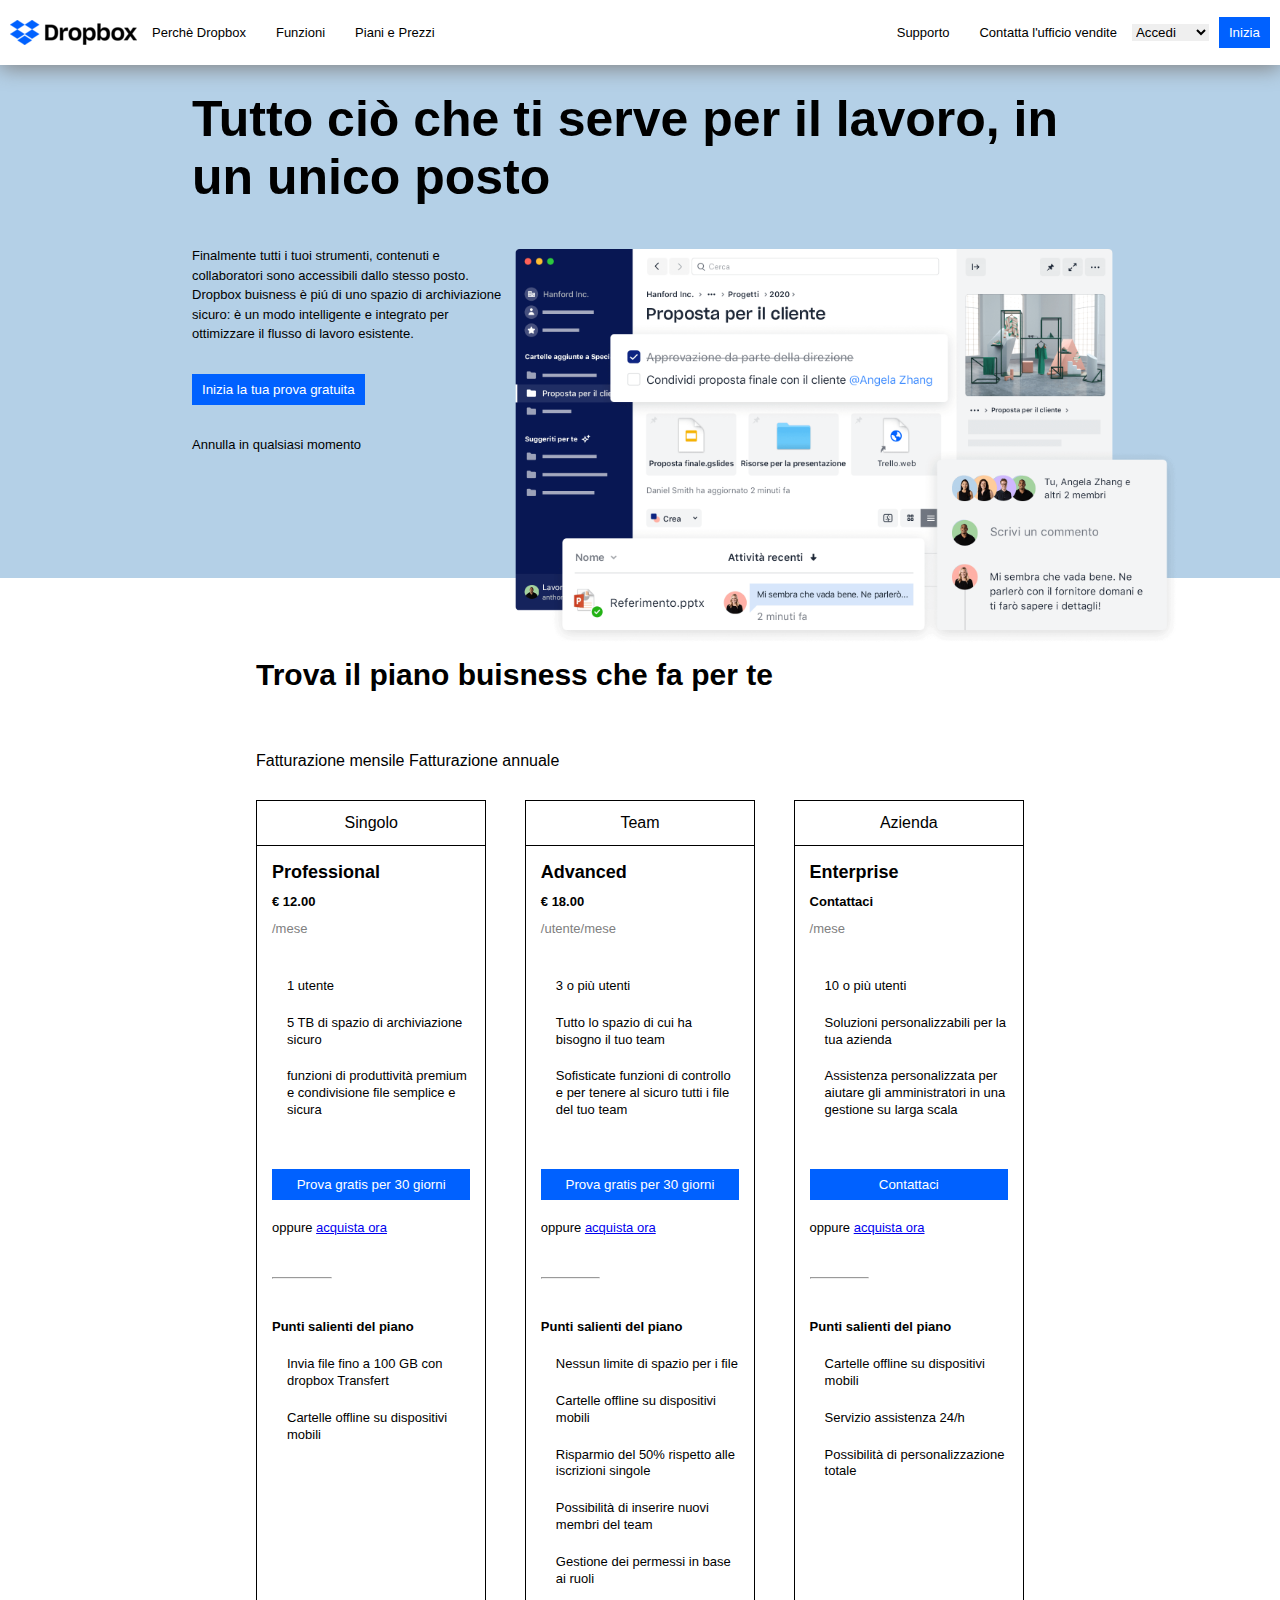
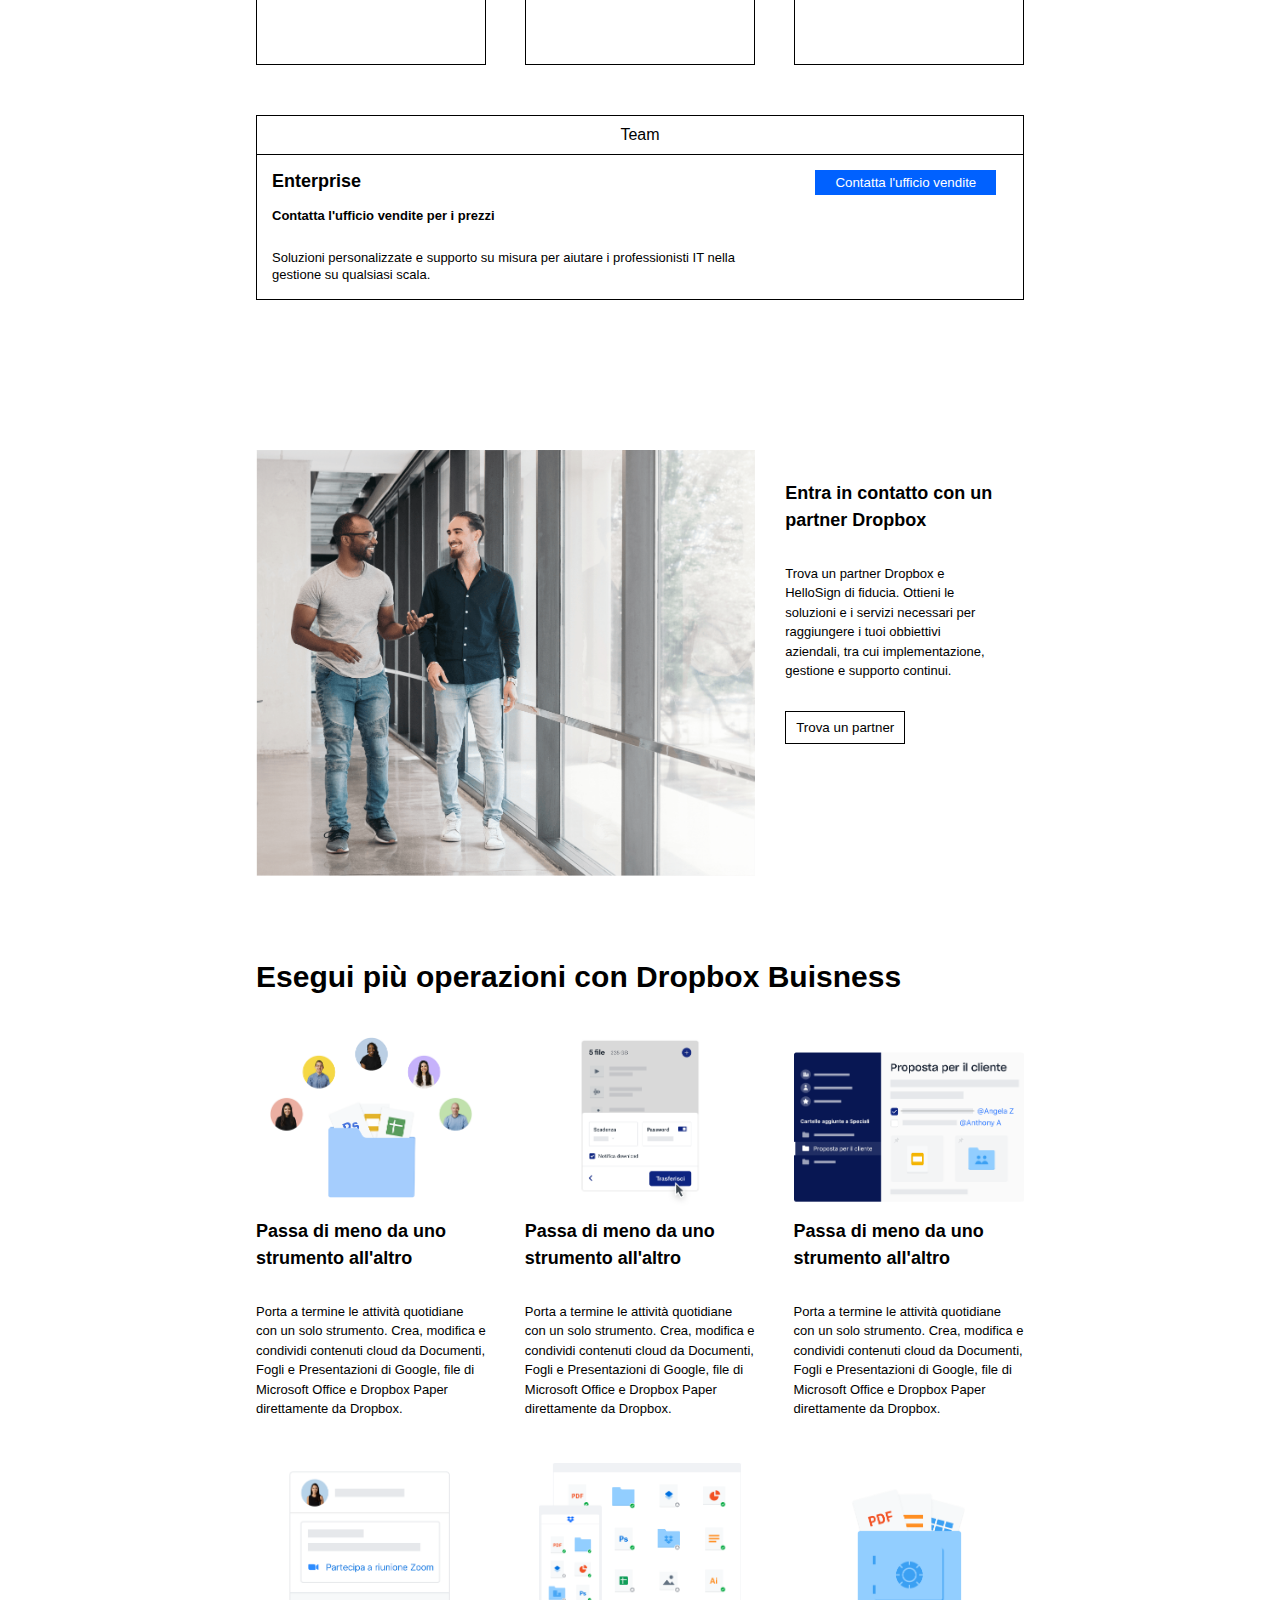
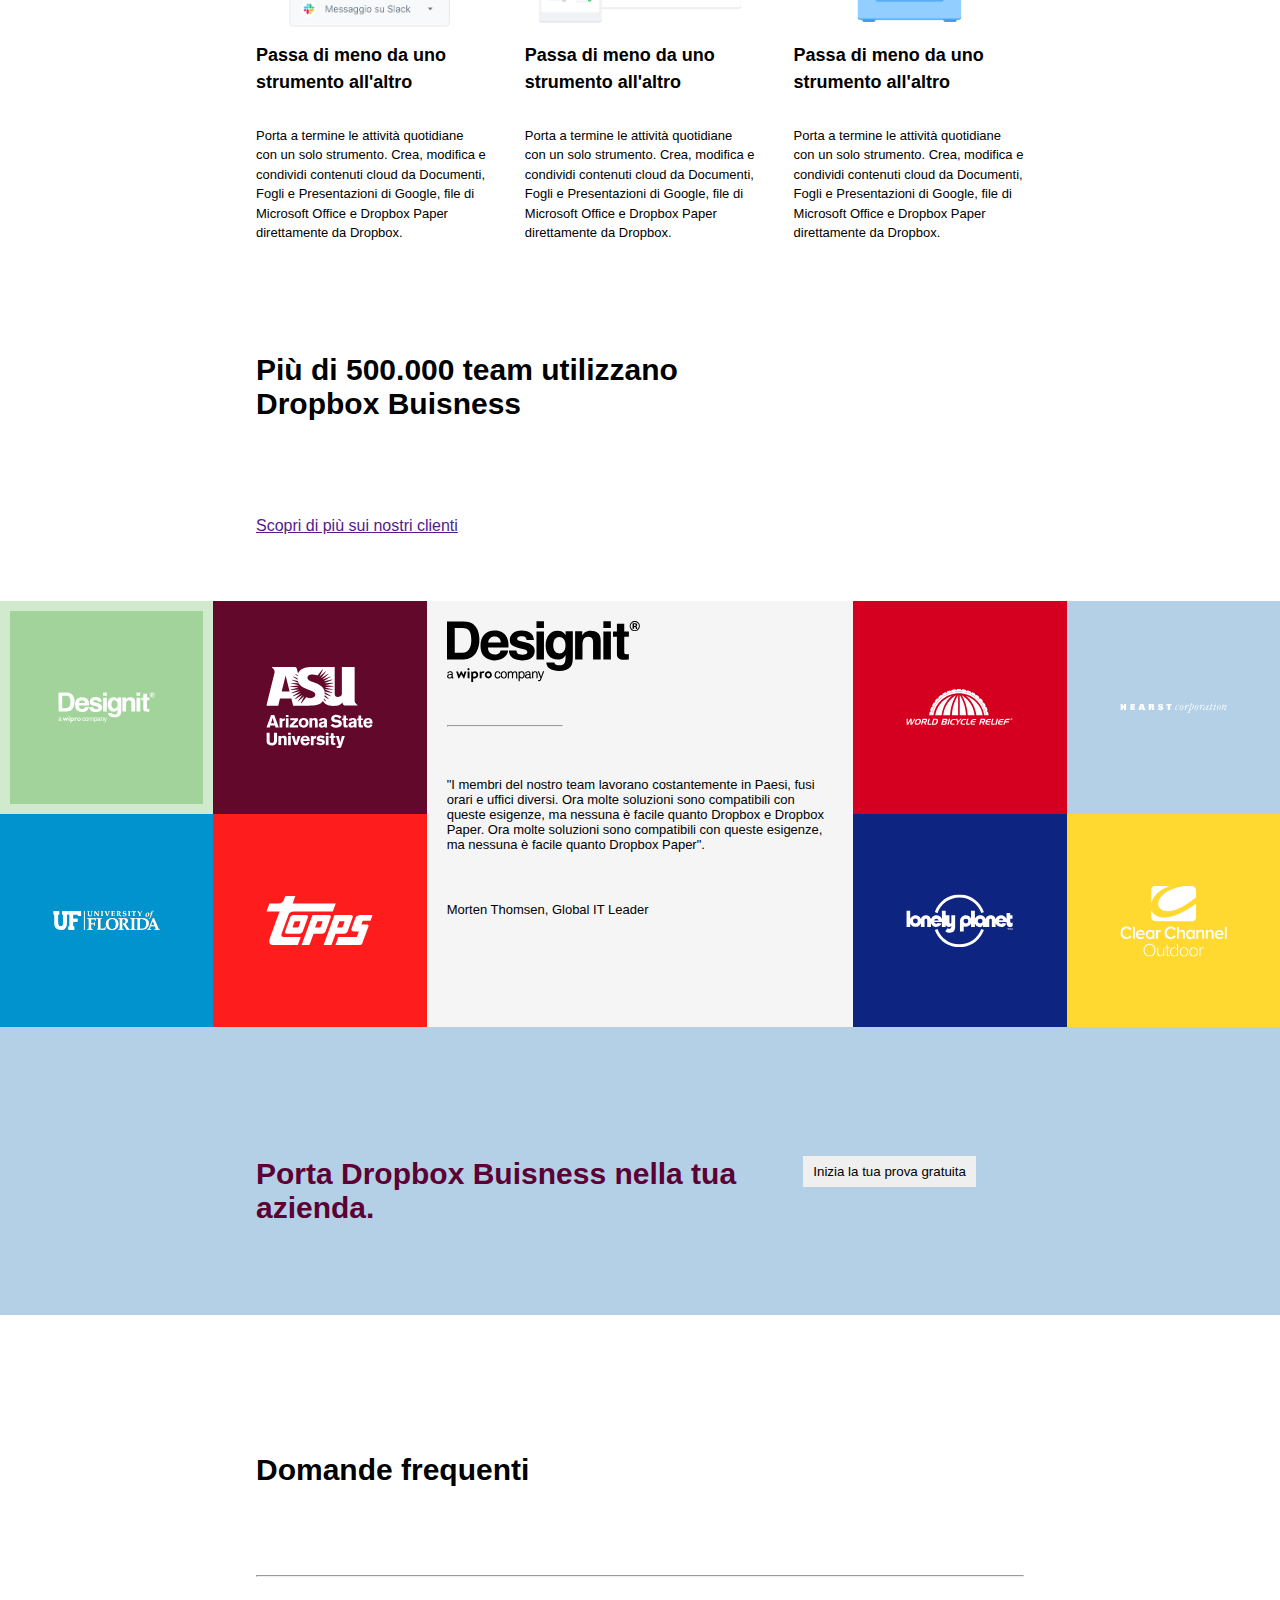
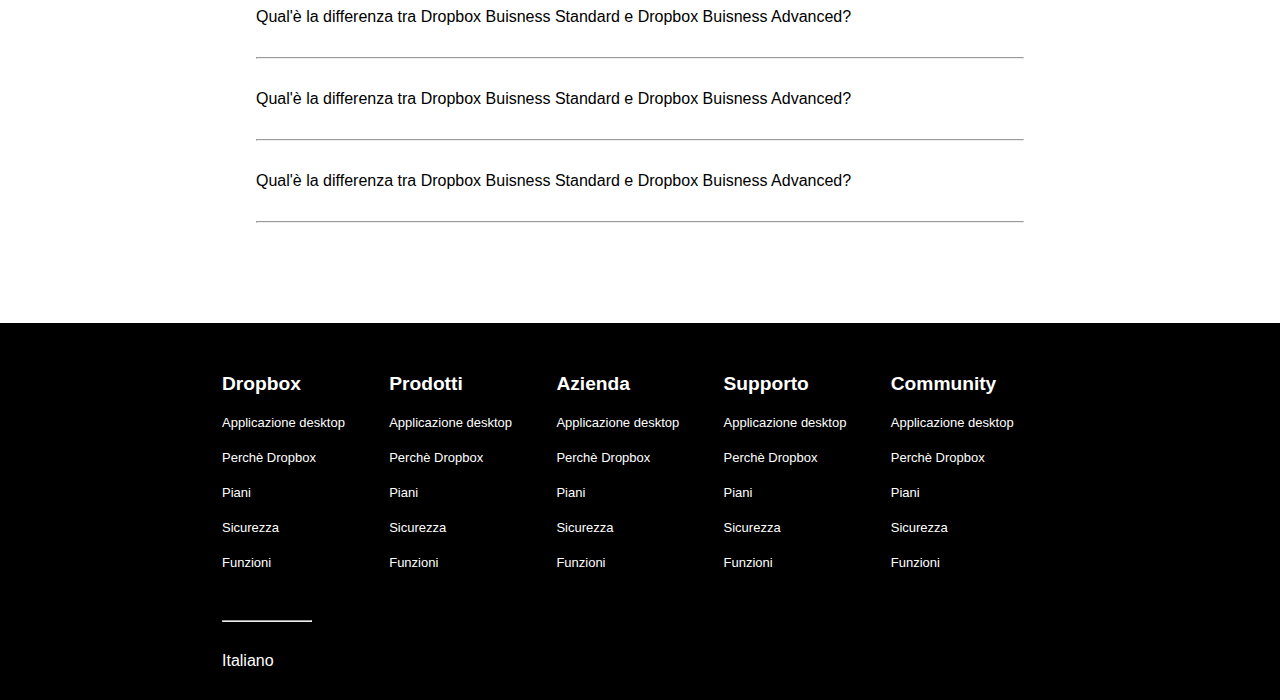
<file: index.html>
<!DOCTYPE html>
<html lang="it">
    <head>
        <meta charset="UTF-8">
        <meta http-equiv="X-UA-Compatible" content="IE=edge">
        <meta name="viewport" content="width=device-width, initial-scale=1.0">
        <title>Document</title>
        <link rel="stylesheet" href="https://cdnjs.cloudflare.com/ajax/libs/font-awesome/6.2.0/css/all.min.css" integrity="sha512-xh6O/CkQoPOWDdYTDqeRdPCVd1SpvCA9XXcUnZS2FmJNp1coAFzvtCN9BmamE+4aHK8yyUHUSCcJHgXloTyT2A==" crossorigin="anonymous" referrerpolicy="no-referrer" />
        <link rel="stylesheet" href="./css/style.css">
    </head>
    <body>
        <header>
            <div class="row">
                <div class="col-50">
                    <img src="./img/logo-small.png" alt="logo">
                    <span>Perch&egrave; Dropbox</span>
                    <span>Funzioni</span>
                    <span>Piani e Prezzi</span>
                </div>
                <div class="col-50">
                    <span>Supporto</span>
                    <span>Contatta l'ufficio vendite</span>
                    <select name="accesso" id="accesso">
                        <option value="Accedi">Accedi</option>
                        <option value="Registrati">Registrati</option>
                    </select>
                    <button class="blue-button">Inizia</button>
                </div>
            </div>
        </header>
        <div class="jumbotron">
            <div class="container-70">
                <div class="row">
                    <h1>Tutto ci&ograve; che ti serve per il lavoro, in un unico posto</h1>
                </div>
                <div class="row">
                    <div class="col-35">
                        <p>Finalmente tutti i tuoi strumenti, contenuti e collaboratori sono accessibili dallo stesso posto. Dropbox buisness &egrave; pi&uacute; di uno spazio di archiviazione sicuro: &egrave; un modo intelligente e integrato per ottimizzare il flusso di lavoro esistente.</p>
                        <button class="blue-button">Inizia la tua prova gratuita</button>
                        <div class="deny">Annulla in qualsiasi momento </div>
                        <a href="#scroll_down"><span><i class="fa-solid fa-arrow-down"></i></span></a>
                    </div>
                    <div class="col-65">
                        <img src="./img/jumbo.png" alt="jumbotron">
                    </div>
                </div>
            </div>
        </div>
        <main>
            <div class="container-60">
                <div class="row">
                    <h2>Trova il piano buisness che fa per te</h2>
                </div>
                <div class="radiobutton-row">
                    <input type="radio" name="Fatturazione" id="Fatturazione1"> Fatturazione mensile
                    <input type="radio" name="Fatturazione" id="Fatturazione2"> Fatturazione annuale
                </div>
                <div class="row">
                    <div class="col-30">
                        <div class="col-title"><i class="fa-solid fa-user"></i> Singolo</div>
                        <div class="col-content">
                            <h3>Professional</h3>
                            <div class="prezzo">&euro; 12.00</div>
                            <div class="periodo">/mese</div>
                            <ul>
                                <li><i class="fa-solid fa-user"></i><div>1 utente</div></li>
                                <li><i class="fa-solid fa-folder"></i><div>5 TB di spazio di archiviazione sicuro</div></li>
                                <li><i class="fa-solid fa-share-nodes"></i><div>funzioni di produttivit&agrave; premium e condivisione file semplice e sicura</div></li>
                            </ul>
                            <button class="blue-button center-button">Prova gratis per 30 giorni</button>
                            <div>oppure <a href="./html/page.html">acquista ora</a></div>
                            <div class="short-hr">
                                <hr>
                            </div>
                            <ul>
                                <li class="main-list-item">Punti salienti del piano</li>
                                <li><i class="fa-solid fa-check blue-check"></i><div>Invia file fino a 100 GB con dropbox Transfert</div></li>
                                <li><i class="fa-solid fa-check blue-check"></i><div>Cartelle offline su dispositivi mobili</div></li>
                            </ul>
                        </div>
                    </div>
                    <div class="col-30">
                        <div class="col-title"><i class="fa-solid fa-users"></i>  Team</div>
                        <div class="col-content">
                            <h3>Advanced</h3>
                            <div class="prezzo">&euro; 18.00</div>
                            <div class="periodo">/utente/mese</div>
                            <ul>
                                <li><i class="fa-solid fa-users"></i><div>3 o pi&ugrave; utenti</div></li>
                                <li><i class="fa-solid fa-folder"></i><div>Tutto lo spazio di cui ha bisogno il tuo team</div></li>
                                <li><i class="fa-solid fa-share-nodes"></i><div>Sofisticate funzioni di controllo e per tenere al sicuro tutti i file del tuo team</div></li>
                            </ul>
                            <button class="blue-button center-button">Prova gratis per 30 giorni</button>
                            <div>oppure <a href="./html/page.html">acquista ora</a></div>
                            <div class="short-hr">
                                <hr>
                            </div>
                            <ul>
                                <li class="main-list-item">Punti salienti del piano</li>
                                <li><i class="fa-solid fa-check blue-check"></i><div>Nessun limite di spazio per i file</div></li>
                                <li><i class="fa-solid fa-check blue-check"></i><div>Cartelle offline su dispositivi mobili</div></li>
                                <li><i class="fa-solid fa-check blue-check"></i><div>Risparmio del 50% rispetto alle iscrizioni singole</div></li>
                                <li><i class="fa-solid fa-check blue-check"></i><div>Possibilit&agrave; di inserire nuovi membri del team</div></li>
                                <li><i class="fa-solid fa-check blue-check"></i><div>Gestione dei permessi in base ai ruoli</div></li>
                            </ul>
                        </div>
                    </div>
                    <div class="col-30">
                        <div class="col-title"><i class="fa-solid fa-school"></i> Azienda</div>
                        <div class="col-content">
                            <h3>Enterprise</h3>
                            <div class="prezzo">Contattaci</div>
                            <div class="periodo">/mese</div>
                            <ul>
                                <li><i class="fa-solid fa-user"></i><div>10 o pi&ugrave; utenti</div> </li>
                                <li><i class="fa-solid fa-folder"></i><div>Soluzioni personalizzabili per la tua azienda</div> </li>
                                <li><i class="fa-solid fa-share-nodes"></i><div>Assistenza personalizzata per aiutare gli amministratori in una gestione su larga scala</div></li>
                            </ul>
                            <button class="blue-button center-button">Contattaci</button>
                            <div>oppure <a href="./html/page.html">acquista ora</a></div>
                            <div class="short-hr">
                                <hr>
                            </div>
                            <ul>
                                <li class="main-list-item">Punti salienti del piano</li>
                                <li><i class="fa-solid fa-check blue-check"></i><div>Cartelle offline su dispositivi mobili</div></li>
                                <li><i class="fa-solid fa-check blue-check"></i><div>Servizio assistenza 24/h</div></li>
                                <li><i class="fa-solid fa-check blue-check"></i><div>Possibilit&agrave; di personalizzazione totale</div></li>
                            </ul>
                        </div>
                    </div>
                </div>
                <div class="row">
                    <div class="col-100">
                        <div class="col-title"><i class="fa-solid fa-school"></i> Team</div>
                        <div class="col-content">
                            <div class="col-65">
                                <h3>Enterprise</h3>
                                <div>Contatta l'ufficio vendite per i prezzi</div>
                                <p>Soluzioni personalizzate e supporto su misura per aiutare i professionisti IT nella gestione su qualsiasi scala.</p>
                            </div>
                            <div class="col-35">
                                <button class="blue-button">Contatta l'ufficio vendite</button>
                            </div>
                        </div>
                    </div>
                </div>
                <div class="row main-img">
                    <div class="col-65">
                        <img src="./img/partner.png" alt="partner">
                    </div>
                    <div class="col-35">
                        <h3>Entra in contatto con un partner Dropbox</h3>
                        <p>Trova un partner Dropbox e HelloSign di fiducia. Ottieni le soluzioni e i servizi necessari per raggiungere i tuoi obbiettivi aziendali, tra cui implementazione, gestione e supporto continui.</p>
                        <button class="grey-button blue-hover">Trova un partner</button>
                    </div>
                </div>
                <div class="row">
                    <h2 id="scroll_down">Esegui pi&ugrave; operazioni con Dropbox Buisness</h2>
                </div>
                <div class="row card-row">
                    <div class="col-30">
                        <img src="./img/business-feature-switching-tools.png" alt="img1">
                        <h3>
                            Passa di meno da uno strumento all'altro
                        </h3>
                        <p>
                            Porta a termine le attivit&agrave; quotidiane con un solo strumento. Crea, modifica e condividi contenuti cloud da Documenti, Fogli e Presentazioni di Google, file di Microsoft Office e Dropbox Paper direttamente da Dropbox.
                        </p>
                    </div>
                    <div class="col-30">
                        <img src="./img/business-feature-send-files-it.png" alt="img2">
                        <h3>
                            Passa di meno da uno strumento all'altro    
                        </h3>
                        <p>
                            Porta a termine le attivit&agrave; quotidiane con un solo strumento. Crea, modifica e condividi contenuti cloud da Documenti, Fogli e Presentazioni di Google, file di Microsoft Office e Dropbox Paper direttamente da Dropbox.
                        </p>
                    </div>
                    <div class="col-30">
                        <img src="./img/business-feature-coordinate-it.png" alt="img3">
                        <h3>
                            Passa di meno da uno strumento all'altro
                        </h3>
                        <p>
                            Porta a termine le attivit&agrave; quotidiane con un solo strumento. Crea, modifica e condividi contenuti cloud da Documenti, Fogli e Presentazioni di Google, file di Microsoft Office e Dropbox Paper direttamente da Dropbox.  
                        </p>
                    </div>
                </div>
                <div class="row card-row">
                    <div class="col-30">
                        <img src="./img/business-feature-integrations-it.png" alt="img4">
                        <h3>
                            Passa di meno da uno strumento all'altro
                        </h3>
                        <p>
                            Porta a termine le attivit&agrave; quotidiane con un solo strumento. Crea, modifica e condividi contenuti cloud da Documenti, Fogli e Presentazioni di Google, file di Microsoft Office e Dropbox Paper direttamente da Dropbox.  
                        </p>
                    </div>
                    <div class="col-30">
                        <img src="./img/business-feature-multi-device.png" alt="img5">
                        <h3>
                            Passa di meno da uno strumento all'altro
                        </h3>
                        <p>
                            Porta a termine le attivit&agrave; quotidiane con un solo strumento. Crea, modifica e condividi contenuti cloud da Documenti, Fogli e Presentazioni di Google, file di Microsoft Office e Dropbox Paper direttamente da Dropbox. 
                        </p>
                    </div>
                    <div class="col-30">
                        <img src="./img/business-feature-security.png" alt="img6">
                        <h3>
                            Passa di meno da uno strumento all'altro
                        </h3>
                        <p>
                            Porta a termine le attivit&agrave; quotidiane con un solo strumento. Crea, modifica e condividi contenuti cloud da Documenti, Fogli e Presentazioni di Google, file di Microsoft Office e Dropbox Paper direttamente da Dropbox. 
                        </p>
                    </div>
                </div>
                <div class="row">
                    <div class="col-65">
                        <h2>Pi&ugrave; di 500.000 team utilizzano Dropbox Buisness</h2>
                    </div>
                </div>
                <a href="" class="last-link">Scopri di pi&ugrave; sui nostri clienti</a>
            </div>
            <div class="row logo-row">
                <div class="col-33">
                    <div class="row inside-logo-row">
                        <div class="col-50 green">
                            <img src="./img/designit.svg" alt="" class="img-square">
                        </div>
                        <div class="col-50 bordeaux">
                            <img src="./img/arizona_state_university.svg" alt="sponsor1" class="img-square">
                        </div>
                    </div>
                    <div class="row inside-logo-row">
                        <div class="col-50 skyblue">
                            <img src="./img/university_of_florida.svg" alt="sponsor2" class="img-square">
                        </div>
                        <div class="col-50 red">
                            <img src="./img/topps.svg" alt="sponsor3" class="img-square">
                        </div>
                    </div>
                </div>
                <div class="col-33">
                    <div class="main-logo">
                        <img src="./img/designit.svg" alt="sponsor4">
                        <div class="short-hr">
                            <hr>
                        </div>
                        <p>"I membri del nostro team lavorano costantemente in Paesi, fusi orari e uffici diversi. Ora molte soluzioni sono compatibili con queste esigenze, ma nessuna &egrave; facile quanto Dropbox e Dropbox Paper. Ora molte soluzioni sono compatibili con queste esigenze, ma nessuna &egrave; facile quanto Dropbox Paper".</p>
                        <span>Morten Thomsen, Global IT Leader</span>
                    </div>
                </div>
                <div class="col-33">
                    <div class="row inside-logo-row">
                        <div class="col-50 heavyred">
                            <img src="./img/world_bicycle_relief.svg" alt="sponsor5" class="img-square">
                        </div>
                        <div class="col-50 lightskyblue">
                            <img src="./img/hearst_corp.svg" alt="sponsor6" class="img-square">
                        </div>
                    </div>
                    <div class="row inside-logo-row">
                        <div class="col-50 blue">
                            <img src="./img/lonely_planet.svg" alt="sponsor7" class="img-square">
                        </div>
                        <div class="col-50 yellow">
                            <img src="./img/clear_channel.svg" alt="sponsor8" class="img-square">
                        </div>
                    </div>
                </div>
            </div>
            <div class="row-container">
                <div class="row try-row">
                    <div class="container-60">
                        <div class="col-65">
                            <h2>Porta Dropbox Buisness nella tua azienda.</h2>
                        </div>
                        <div class="col-35">
                            <button class="blue-hover">Inizia la tua prova gratuita</button>
                        </div>
                    </div>
                 </div> 
            </div>
           
            <div class="container-60 FAQ">
                <div class="row">
                    <h2>Domande frequenti</h2>
                </div>
                <hr>
                <div class="row">
                    <div class="col-90">
                        <div class="accordion">
                            <input type="checkbox" id="tab1" />
                            <label class="accordion-label" for="tab1">Qual'&egrave; la differenza tra Dropbox Buisness Standard e Dropbox Buisness Advanced? <i class="fa-solid fa-chevron-right rotate"></i></label>
                            <div class="accordion-content">
                              Lorem ipsum dolor sit amet consectetur, adipisicing elit. Ipsum, reiciendis!
                            </div>
                            <div class="accordion-content">
                                Lorem ipsum dolor sit amet consectetur, adipisicing elit. Ipsum, reiciendis!
                              </div>
                         </div>
                    </div>
                </div>
                <hr>
                <div class="row">
                    <div class="col-90">
                        <div class="accordion">
                            <input type="checkbox" id="tab2" />
                            <label class="accordion-label" for="tab2">Qual'&egrave; la differenza tra Dropbox Buisness Standard e Dropbox Buisness Advanced? <i class="fa-solid fa-chevron-right rotate"></i></label>
                            <div class="accordion-content">
                              Lorem ipsum dolor sit amet consectetur, adipisicing elit. Ipsum, reiciendis!
                            </div>
                            <div class="accordion-content">
                                Lorem ipsum dolor sit amet consectetur, adipisicing elit. Ipsum, reiciendis!
                              </div>
                         </div>
                    </div>
                </div>
                <hr>
                <div class="row">
                    <div class="col-90">
                        <div class="accordion">
                            <input type="checkbox" id="tab3" />
                            <label class="accordion-label" for="tab3">Qual'&egrave; la differenza tra Dropbox Buisness Standard e Dropbox Buisness Advanced? <i class="fa-solid fa-chevron-right rotate"></i></label>
                            <div class="accordion-content">
                              Lorem ipsum dolor sit amet consectetur, adipisicing elit. Ipsum, reiciendis!
                            </div>
                            <div class="accordion-content">
                                Lorem ipsum dolor sit amet consectetur, adipisicing elit. Ipsum, reiciendis!
                              </div>
                         </div>
                    </div>
                </div>
                <hr>
            </div>
        </main>
        <footer>
            <div class="container-70">
                <div class="footer-row">
                    <div class="col-20">
                        <ul>
                            <li class="main-list-item">Dropbox</li>
                            <li>Applicazione desktop</li>
                            <li>Perch&egrave; Dropbox</li>
                            <li>Piani</li>
                            <li>Sicurezza</li>
                            <li>Funzioni</li>
                        </ul>
                    </div>
                    <div class="col-20">
                        <ul>
                            <li class="main-list-item">Prodotti</li>
                            <li>Applicazione desktop</li>
                            <li>Perch&egrave; Dropbox</li>
                            <li>Piani</li>
                            <li>Sicurezza</li>
                            <li>Funzioni</li>
                        </ul>
                    </div>
                    <div class="col-20">
                        <ul>
                            <li class="main-list-item">Azienda</li>
                            <li>Applicazione desktop</li>
                            <li>Perch&egrave; Dropbox</li>
                            <li>Piani</li>
                            <li>Sicurezza</li>
                            <li>Funzioni</li>
                        </ul>
                    </div>
                    <div class="col-20">
                        <ul>
                            <li class="main-list-item">Supporto</li>
                            <li>Applicazione desktop</li>
                            <li>Perch&egrave; Dropbox</li>
                            <li>Piani</li>
                            <li>Sicurezza</li>
                            <li>Funzioni</li>
                        </ul>
                    </div>
                    <div class="col-20">
                        <ul>
                            <li class="main-list-item">Community</li>
                            <li>Applicazione desktop</li>
                            <li>Perch&egrave; Dropbox</li>
                            <li>Piani</li>
                            <li>Sicurezza</li>
                            <li>Funzioni</li>
                        </ul>
                    </div>
                </div>
                <div class="col-10">
                    <hr>
                    <div class="lingua">
                        <i class="fa-solid fa-earth-americas"></i>
                        <span>Italiano</span>
                        <i class="fa-solid fa-caret-up"></i>
                    </div>
                    
                </div>
            </div>
        </footer>
    </body>
</html>
</file>
<file: css/style.css>
* {
    padding: 0;
    margin: 0;
    box-sizing: border-box;
    font-family: Arial, Helvetica, sans-serif;
}

html {
    scroll-behavior: smooth;
}

.jumbotron a {
    color: black;
}

.row, .radiobutton-row, .jumbotron, .col-100, .col-title, .col-30 .col-content, .inside-logo-row, .footer-row, .col-30 img, .col-65 img, .inside-logo-row .col-50 img {
    width: 100%;
}

header .row, .container-70 .row, .container-60 .row, .logo-row, .inside-logo-row, .FAQ .row, .try-row .container-60, .col-100 .col-content, .footer-row, header .row .col-50, header .row .col-50:last-child, .logo-row .col-50, .try-row .col-35 {
    display: flex;
}

.col-50 {
    background-color: white;
}

.jumbotron {
    background-color: #B4D0E7;
    margin-top: 50px;
}

.container-70 {
    width: 70%;
    margin: 0 auto;
}

.col-35 {
    width: 35%;
}

.col-65 {
    width: 65%;
}

.container-60 {
    width: 60%;
    margin: 0 auto;
}

.container-60 .row {
    justify-content: space-between;
}

.col-30, .short-hr {
    width: 30%;
}

.col-100 {
    margin-top: 50px;
}

.col-title {
    border: 1px solid black;
    padding: 10px 0px;
    text-align: center;
    border-bottom: none;
}

.col-30 .col-content {
    min-height: 820px;
}

.col-content {
    border: 1px solid black;
    font-size: small;
    line-height: 1.3;
    padding: 15px;   
}

.col-33 {
    width: calc(100% / 3);
    aspect-ratio: 1/1;
}


.inside-logo-row {
    height: 50%;
}

.main-logo {
    background-color: gray;
    height: 100%;
}

.col-90 {
    width: 100%;
}

.col-90 i {
    line-height: 5;
}

.rotate {
    transition: rotate 0.35s;
}

input:checked ~ .accordion-label  .rotate {
    rotate: 90deg;
}

.col-10 {
    width: 10%;
}

.col-20 {
    width: 20%;
}

/* fine struttura */

header .col-50 {
    padding: 10px;
}

.col-50 span {
   padding: 15px;
}

header .row .col-50:last-child {
    justify-content: end;
}

header .row .col-50, header .row .col-50:last-child, .logo-row .col-50, .try-row .col-35 {
    align-items: center;
}

.main-logo img, .col-50 {
    width: 50%;
}

button {
    padding: 8px 10px;
}

.blue-button {
    background-color: #0061FF;
    color: white;
    border: none;
    transition: all 0.5s;
}

.blue-button:hover {
    scale: 1.12;
}

.blue-button:active {
    background-color: white;
    border: 1px solid #0061FF;
    color: #0061FF;
}

.grey-button {
    border-radius: none;
    border: 1px solid black;
    background-color: transparent;
}

.blue-hover {
    transition: all 0.5s;
}

.blue-hover:hover {
    scale: 1.12;
}

.blue-hover:active {
    background-color: #0061FF;
    color: white;
}

.center-button {
 width: 100%;
}

header {
    font-size: small;
}

h1 {
    font-size: 50px;
    padding: 40px 0px;
}

.jumbotron p, .jumbotron .deny {
    font-size: small;
    line-height: 1.5;
}

.col-35 .blue-button {
    margin: 30px 0px;
}

.deny {
    margin-bottom: 50px;
}

.col-35 span i {
    font-size: 50px;
}

.col-content i {
    float: left;
}

li {
    list-style-type: none;
    margin: 20px 0px;
}

.col-content li div {
    margin-left: 15px;
}

h2 {
    font-size: 30px;
    padding-bottom: 30px;
    padding-top: 80px;
}

h3 {
    font-size: large;
}

.prezzo {
    margin: 10px 0px;
    font-weight: bold;
}
.periodo {
    margin-bottom: 40px;
    font-weight: lighter;
    color: grey;
}

.radiobutton-row {
    padding: 30px 0px;
}

.main-list-item {
    font-weight: bold;
}

.blue-check {
    color: #0061FF;
}

.col-content .blue-button {
    margin-bottom: 20px;
    margin-top: 30px;
}

.short-hr {
    margin: 40px 0px;  
}

.col-100 .col-65 div {
    font-weight: bold;
    margin-top: 15px;
    margin-bottom: 25px;
}

.col-100 {
    margin-bottom: 150px;
}

.col-100 .blue-button {
    margin-top: 0;
    margin-left: 65px;
    padding: 5px 20px;
}

.main-img p, .col-30 p {
    margin: 30px 0px;
    font-size: small;
}

.main-img .col-35 {
    line-height: 1.5;
    padding: 30px;
}

.col-30 {
    line-height: 1.5;
}

.last-link {
    line-height: 150px;
}

.logo-row .col-50, .try-row .col-35 {
    justify-content: center;
}

.main-logo {
    padding: 20px;
    font-size: small;
    background-color: #F5F5F5;
    background-size: cover;
}

.main-logo p {
    margin: 50px 0px;
}

.img-square {
    filter: invert(100%);
    scale: 0.5;
}

.green {
    background-color: #A2D39B;
    border: 10px solid #D1E9CD;
}

.bordeaux {
    background-color: #61082B;
}

.skyblue {
    background-color: #0093CE;
}

.red {
    background-color: #FF1C1C;
}

.heavyred {
    background-color: #D5001F;
}

.lightskyblue {
    background-color: #B4D0E7;
}

.blue {
    background-color: #0D2481;
}

.yellow {
    background-color: #FFD830;
}

.try-row h2 {
    margin-bottom: 10px;
    color: rgb(91, 1, 52);
}

.try-row button {
    border: none;
}

.FAQ .row {
    line-height: 5;
}

.FAQ .col-10 {
    text-align: center;
}

.footer-row {
    margin-top: 100px;
    padding: 30px;
    color: white;
}

footer .col-10{
    color: white;
    position: relative;
    left: 30px;
}

.lingua {
    padding: 30px 0px;
}

footer {
    background-color: black;
}

footer li {
    font-size: small;
}

footer .main-list-item {
    font-size: larger;
}

.row-container {
    background-color: #B4D0E7;
    padding: 50px 0px;
}

.jumbotron .col-65 img {
    scale: 1.2;
    position: relative;
    top: 35px;
    left: 40px;
}

input {
    position: absolute;
    opacity: 0;
    z-index: -1;
  }

  .accordion {
    border-radius: 5px;
    overflow: hidden;
  }

  .accordion-label {
    display: flex;
    justify-content: space-between;
    padding-right: 20px;
    cursor: pointer;
    color: rgb(0, 0, 0);
  }

  .accordion-content {
    max-height: 0;
    background: white;
    transition: all 0.5s;
  }

  input:checked ~ .accordion-content {
    max-height: 100vh;
  }

  header {
    position: fixed;
    top: 0;
    left: 0;
    width: 100%;
    z-index: 1;
    box-shadow: 0px 3px 20px grey;
  }

  select {
    margin-right: 10px;
    border: none;
  }
</file>
